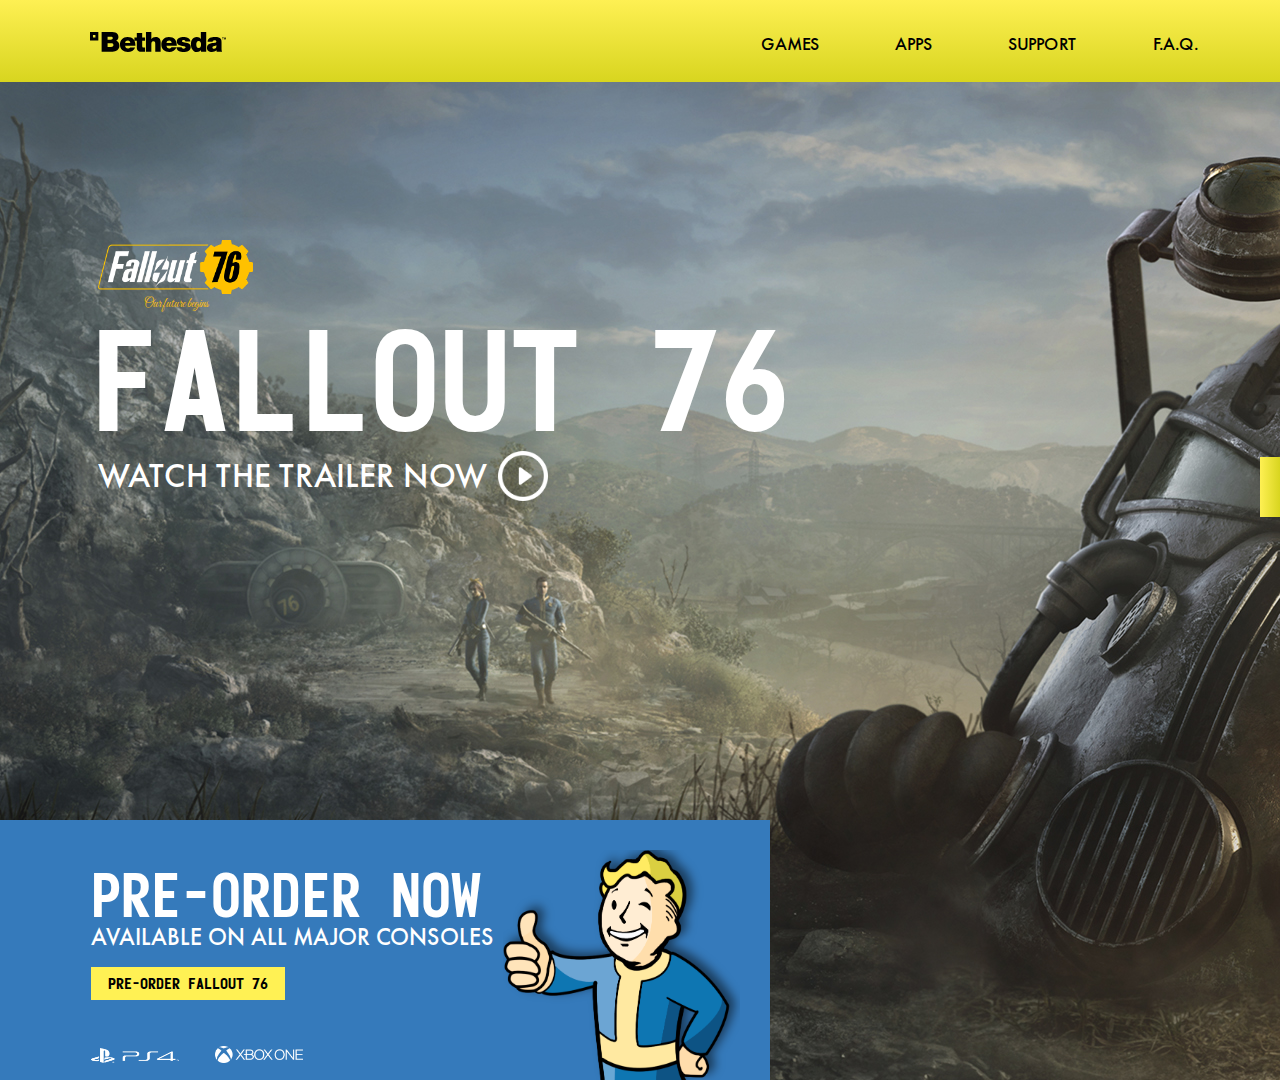
<file: Fallout 76 landing/index.html>
<!DOCTYPE html>
<html lang="en">
<head>
	<meta charset="UTF-8">
	<title>Fallout 76. PREORDER NOW!</title>
	<link rel="stylesheet" href="css/style.css" type="text/css">
	<link rel="stylesheet" href="https://use.fontawesome.com/releases/v5.2.0/css/all.css" integrity="sha384-hWVjflwFxL6sNzntih27bfxkr27PmbbK/iSvJ+a4+0owXq79v+lsFkW54bOGbiDQ" crossorigin="anonymous">
	<link href="https://fonts.googleapis.com/css?family=Great+Vibes" rel="stylesheet">
	<link rel="stylesheet" href="js/jquery-ui-1.12.1/jquery-ui.min.css" type="text/css">
</head>
<body>
	<header>
		<img src="img/logo.svg" alt="Bethesda inc.">
		<nav>
			<div><a href="#">games</a></div>
			<div><a href="#">apps</a></div>
			<div><a href="#">support</a></div>
			<div><a href="#">f.a.q.</a></div>
		</nav>
	</header>
	<div class="logoBIG">
		<img src="img/logoBIG.png" alt="Fallout 76">
		<div class="imgtext">Our future begins</div>
		<div class="bigtext">Fallout 76</div>
		<div class="playline">
			<div class="smalltext">Watch the trailer now </div>
			<a href="https://youtu.be/-ye84Zrqndo" class="youtube" target="_blank"><img alt="play" src="img/icon.png"></a>
		</div>
	</div>	
	<div class="socialpanel">
		<a href="#"><i class="fab fa-instagram"></i></a>
		<a href="#"><i class="fab fa-twitter"></i></a>
		<a href="#"><i class="fab fa-youtube"></i></a>
	</div>
	<div class="preorderbox">
		<div class="leftside">
				<div class="preorderbox_text_1">pre-order now</div>
				<div class="preorderbox_text_2">available on all major consoles</div>
				<a class="orderbutton" href="#">Pre-order fallout 76</a>
				<div>
					<img class="ps4logo" src="img/ps4logo.png" alt="ps4">
					<img class="xbox1logo" src="img/xbox-one%20_logo.png" alt="xboxone">
				</div>
		</div>
		<img class="vaultboy" src="img/Vault-_-Boy_.png" alt="pipboy">
	</div>
	<!--SCRIPTS-->
	<script src="js/jquery-3.3.1.min.js"></script>
	<script src="js/jquery-ui-1.12.1/jquery-ui.min.js"></script>
	<script src="js/jquery.youtubepopup.min.js"></script>
	<script src="js/scripts.js"></script>
</body>
</html>
</file>
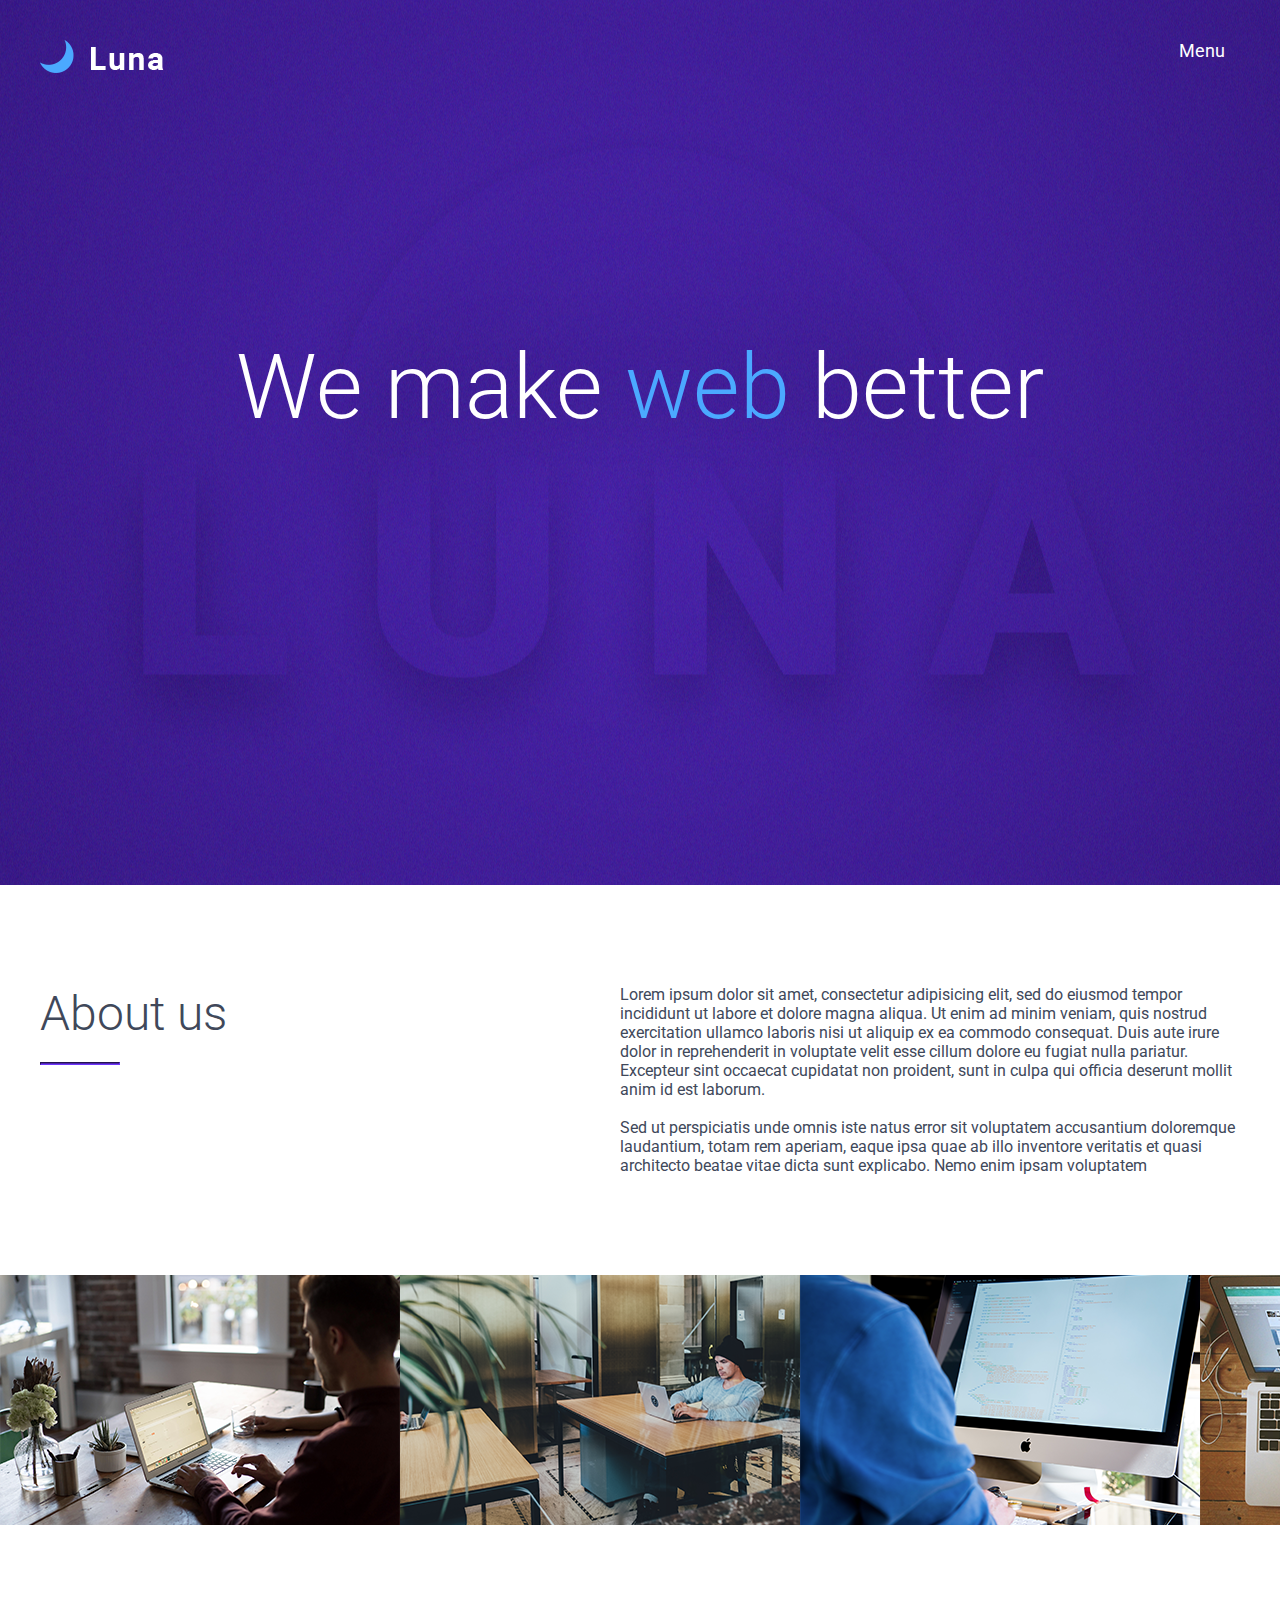
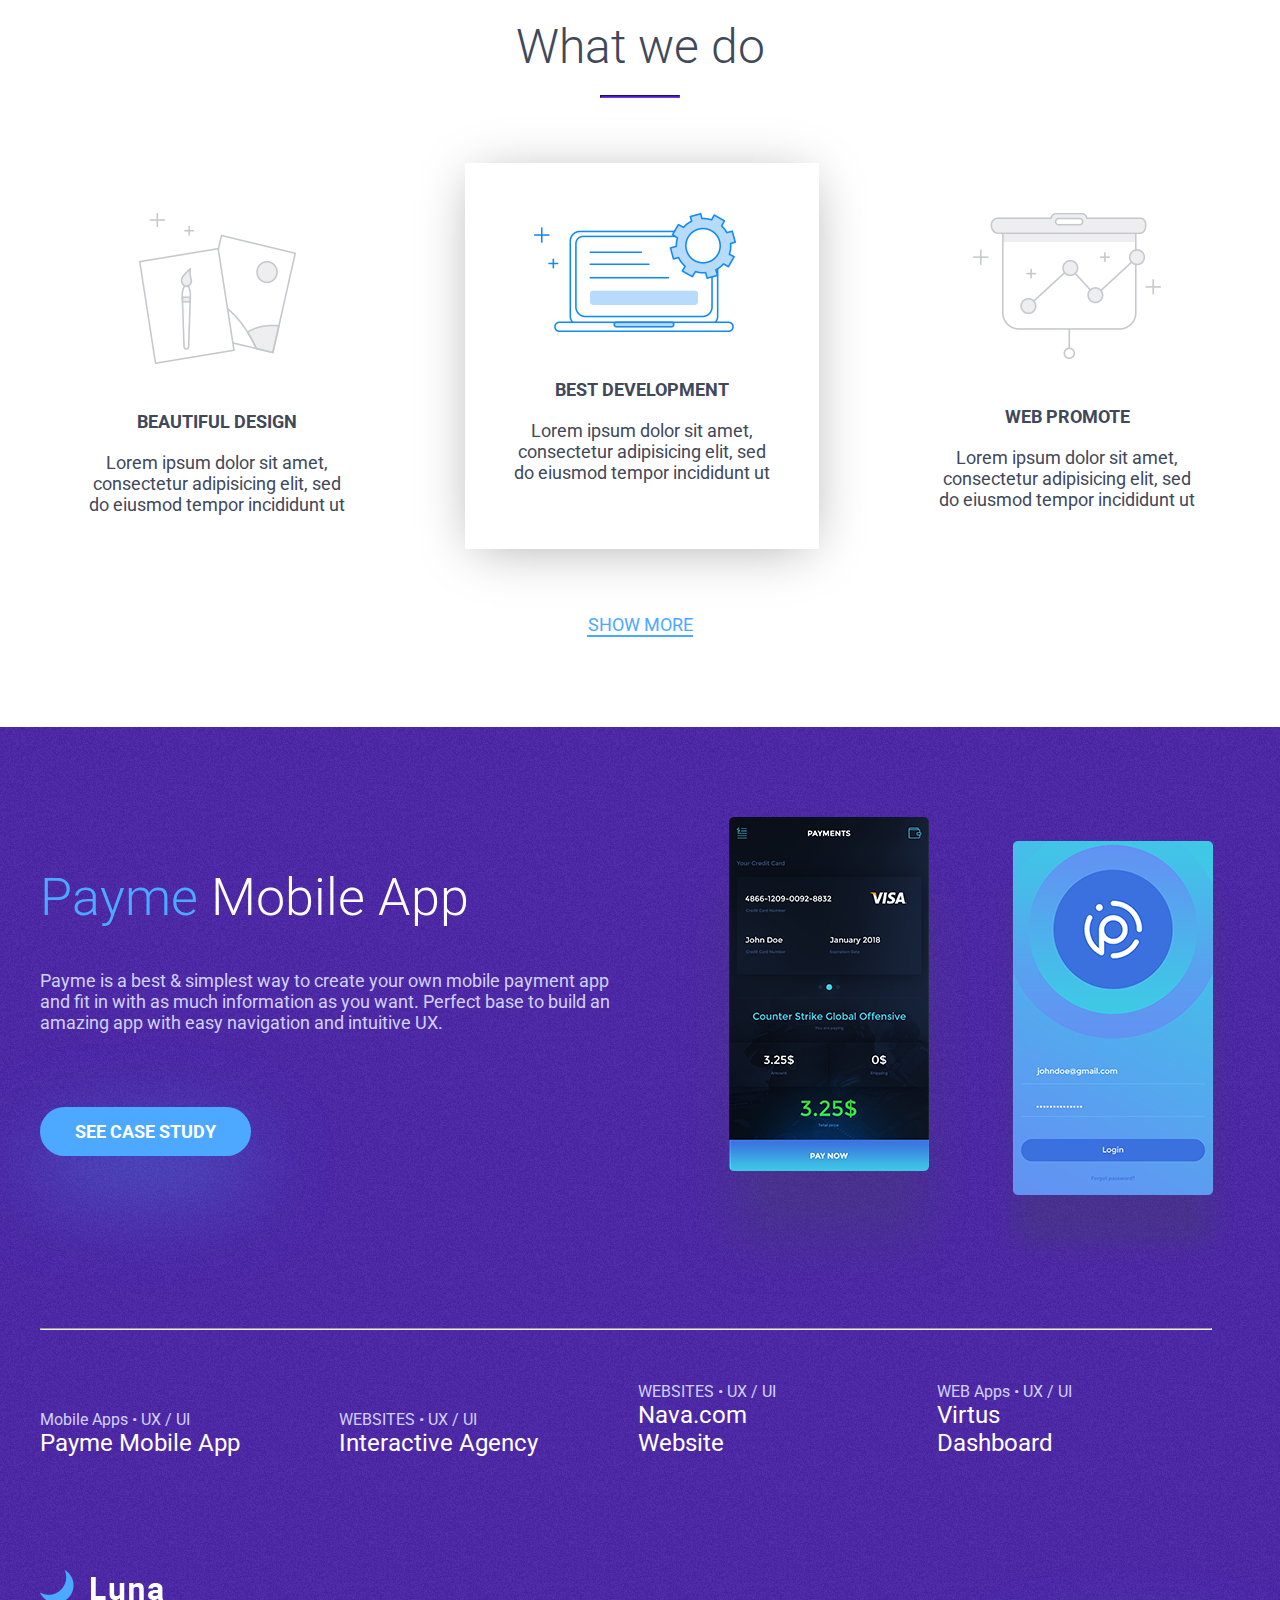
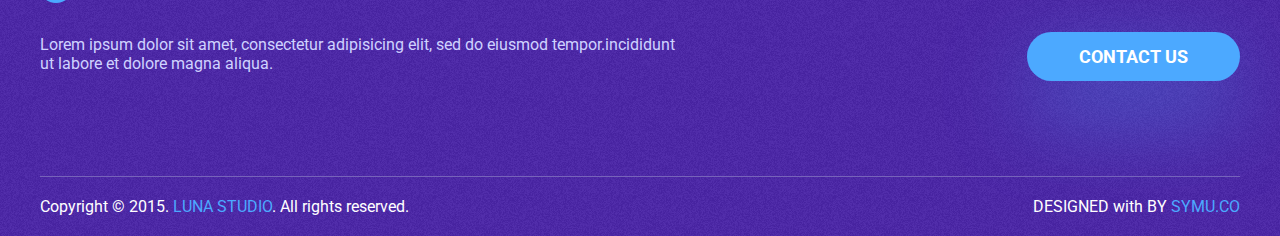
<file: Luna web/index.html>
<!DOCTYPE html>
<html lang="en">
<head>
	<meta charset="UTF-8">
	<title>LUNA Design</title>
	<link rel="stylesheet" href="css/style.css" type="text/css">
	<link href="https://fonts.googleapis.com/css?family=Roboto:300,400,500,700" rel="stylesheet">
	<link rel="stylesheet" href="https://use.fontawesome.com/releases/v5.2.0/css/all.css" integrity="sha384-hWVjflwFxL6sNzntih27bfxkr27PmbbK/iSvJ+a4+0owXq79v+lsFkW54bOGbiDQ" crossorigin="anonymous">
</head>
<body>
	<div class="purpBlock top"> <!--Header block-->
		<div class="container">
			<header><img src="img/logos/logoH.png" alt="Luna"><a href="#"><span>Menu</span> <i class="fas fa-bars"></i></a></header>
			<h1>We make <span>web</span> better</h1>
			<a href="#anchor-1" class="scrolldownB"><div><i class="fas fa-chevron-down a"></i><i class="fas fa-chevron-down b"></i><i class="fas fa-chevron-down c"></i></div></a>
		</div>
	</div>
	<div id="anchor-1" class="whiteBlock mid"> <!--Middle block-->
		<div class="container">
			<div class="aboutus">
				<h2>About us</h2>
				<hr class="purpUnderHr">
			</div>
			<p>Lorem ipsum dolor sit amet, consectetur adipisicing elit, sed do eiusmod tempor incididunt ut labore et dolore magna aliqua. Ut enim ad minim veniam, quis nostrud exercitation ullamco laboris nisi ut aliquip ex ea commodo consequat. Duis aute irure dolor in reprehenderit in voluptate velit esse cillum dolore eu fugiat nulla pariatur. Excepteur sint occaecat cupidatat non proident, sunt in culpa qui officia deserunt mollit anim id est laborum.<br><br>Sed ut perspiciatis unde omnis iste natus error sit voluptatem accusantium doloremque laudantium, totam rem aperiam, eaque ipsa quae ab illo inventore veritatis et quasi architecto beatae vitae dicta sunt explicabo. Nemo enim ipsam voluptatem </p>
		</div>
		<div class="imgMidLine">
			<img src="img/pics/about/Warstwa%203.png" alt="About us">
			<img src="img/pics/about/Warstwa%204.png" alt="About us">
			<img src="img/pics/about/Warstwa%205.png" alt="About us">
			<img src="img/pics/about/Warstwa%206.png" alt="About us">
		</div>		
		<div class="container whatWeDo">
			<h2>What we do</h2>
			<hr class="purpUnderHr">
			<div class="whatWeDoTripleBlocks">
				<div>
					<img src="img/pics/wwd/1.png" alt="What we do">
					<span>beautiful DESIGN</span>
					<p class="fir">Lorem ipsum dolor sit amet, consectetur adipisicing elit, sed do eiusmod tempor incididunt ut</p>
				</div>
				<div class="hovered">
					<img class="hoveredimg" src="img/pics/wwd/2.png" alt="What we do">
					<span>BEST DEVELOPMENT</span>
					<p class="sec">Lorem ipsum dolor sit amet, consectetur adipisicing elit, sed do eiusmod tempor incididunt ut</p>
				</div>
				<div>
					<img src="img/pics/wwd/3.png" alt="What we do">
					<span>WEB PROMOTE</span>
					<p class="thi">Lorem ipsum dolor sit amet, consectetur adipisicing elit, sed do eiusmod tempor incididunt ut</p>
				</div>
			</div>
			<a href="#">Show more</a>
		</div>
	</div>
	<div class="purpBlock mobApp"> <!--Mobile app block-->
		<div class="container">
			<div class="leftSide">
				<h2><span>Payme</span> Mobile App</h2>
				<p>Payme is a best & simplest way to create your own mobile payment app and fit in with as much information as you want. Perfect base to build an amazing app with easy navigation and intuitive UX.</p>
				<a class="mainbutton" href="#">See case study</a>
			</div>
			<div class="rightSide">
				<img src="img/pics/payme/1.png" alt="Payme app">
				<img src="img/pics/payme/2.png" alt="Payme app">
			</div>
			<div class="twoStringMenu">
				<hr>
				<div>
					<span class="firstString">Mobile Apps &#8226; UX / UI</span>
					<span class="secondString">Payme Mobile App</span>
				</div>
				<div>
					<span class="firstString">WEBSITES &#8226; UX / UI</span>
					<span class="secondString">Interactive Agency</span>
				</div>
				<div>
					<span class="firstString">WEBSITES &#8226; UX / UI</span>
					<span class="secondString">Nava.com Website</span>
				</div>
				<div>
					<span class="firstString">WEB Apps &#8226; UX / UI</span>
					<span class="secondString">Virtus<br> Dashboard</span>
				</div>
			</div>	
		</div>
	</div>
	<div class="whiteBlock"> <!--carousel block-->
			<div class="tweets"></div>
	</div>
	<div class="purpBlock foot"> <!--Footer block-->
		<div class="container">
			<div class="logoStuff">
				<img src="img/logos/logoH.png" alt="Luna">
				<p class="underLogoT">Lorem ipsum dolor sit amet, consectetur adipisicing elit, sed do eiusmod tempor.incididunt ut labore et dolore magna aliqua. </p>
			</div>
			<a class="mainbutton" href="#">contact us</a>
		</div>	
	</div>
	<footer>
		<div class="purpBlock">
			<div class="container">	
					<p class="pone">Copyright © 2015. <a href="#">LUNA STUDIO</a>. All rights reserved.</p>
				<p class="ptwo">DESIGNED with <i class="fas fa-heart"></i> BY <a href="#">SYMU.CO</a></p>
			</div>
		</div>	
	</footer>
</body>
</html>
</file>
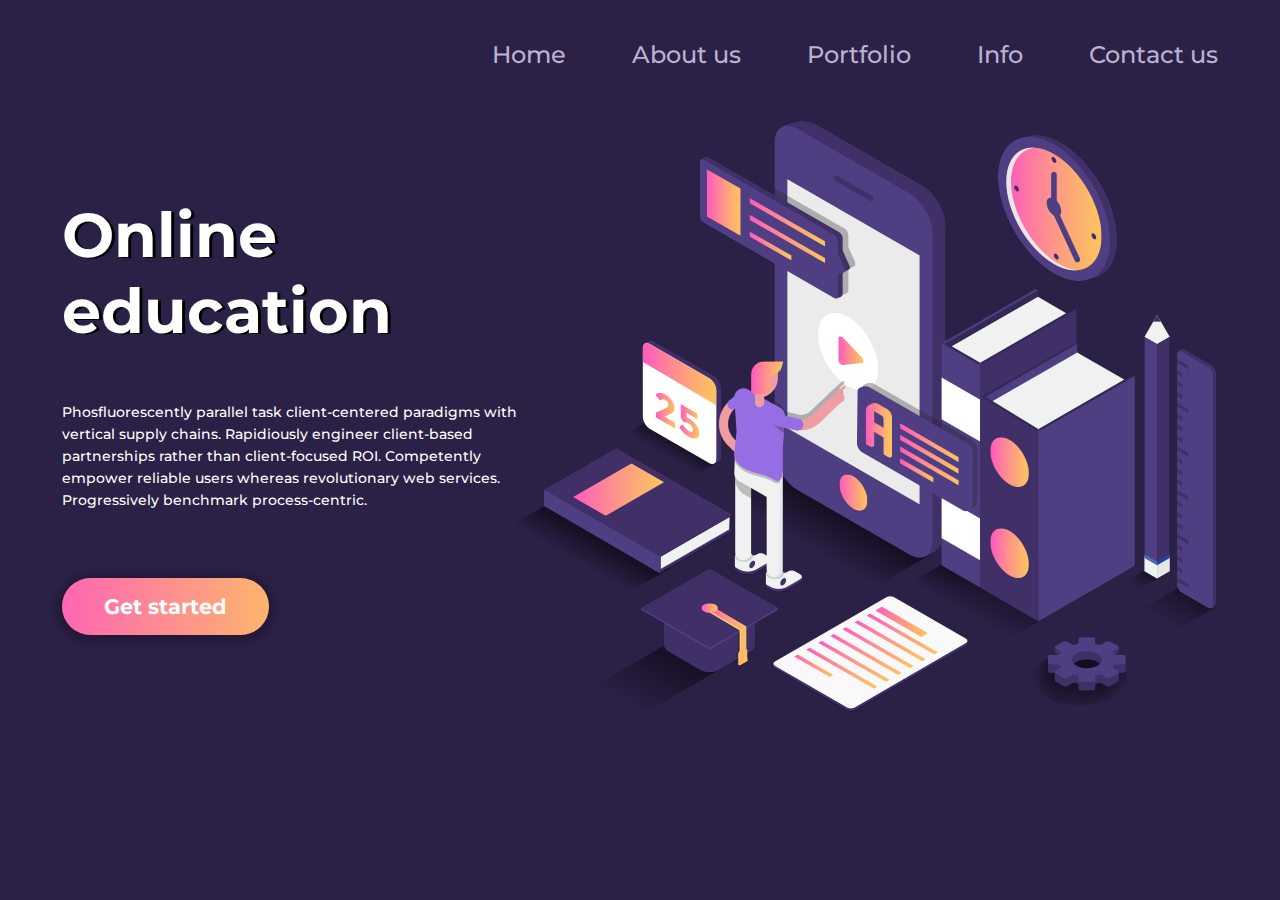
<file: Online Education/index.html>
<!DOCTYPE html>
<html lang="en">
<head>
	<meta charset="UTF-8">
	<title>Online Education</title>
	<link href="css/style.css" type="text/css" rel="stylesheet">
	<link rel="stylesheet" href="https://use.fontawesome.com/releases/v5.2.0/css/all.css" integrity="sha384-hWVjflwFxL6sNzntih27bfxkr27PmbbK/iSvJ+a4+0owXq79v+lsFkW54bOGbiDQ" crossorigin="anonymous">
	<link href="https://fonts.googleapis.com/css?family=Montserrat:500,700" rel="stylesheet">
</head>
<body>
	<header>
		<a href="#" class="burgerMenuIcon"><i class="fas fa-bars"></i></a>
		<nav>
			<a href="#" class="menuItem">Home</a>
			<a href="#" class="menuItem">About us</a>
			<a href="#" class="menuItem">Portfolio</a>
			<a href="#" class="menuItem">Info</a>
			<a href="#" class="menuItem">Contact us</a>
		</nav>
	</header>
	<div class="middleLeftBlock">
		<h1>Online<br>education</h1>
		<p>Phosfluorescently parallel task client-centered paradigms with vertical supply chains. Rapidiously engineer client-based partnerships rather than client-focused ROI. Competently empower reliable users whereas revolutionary web services. Progressively benchmark process-centric.</p>
		<a href="#">Get started</a>
	</div>
	<img src="img/mainpic.png" alt="Online education" class="mainPic">
</body>
</html>
</file>
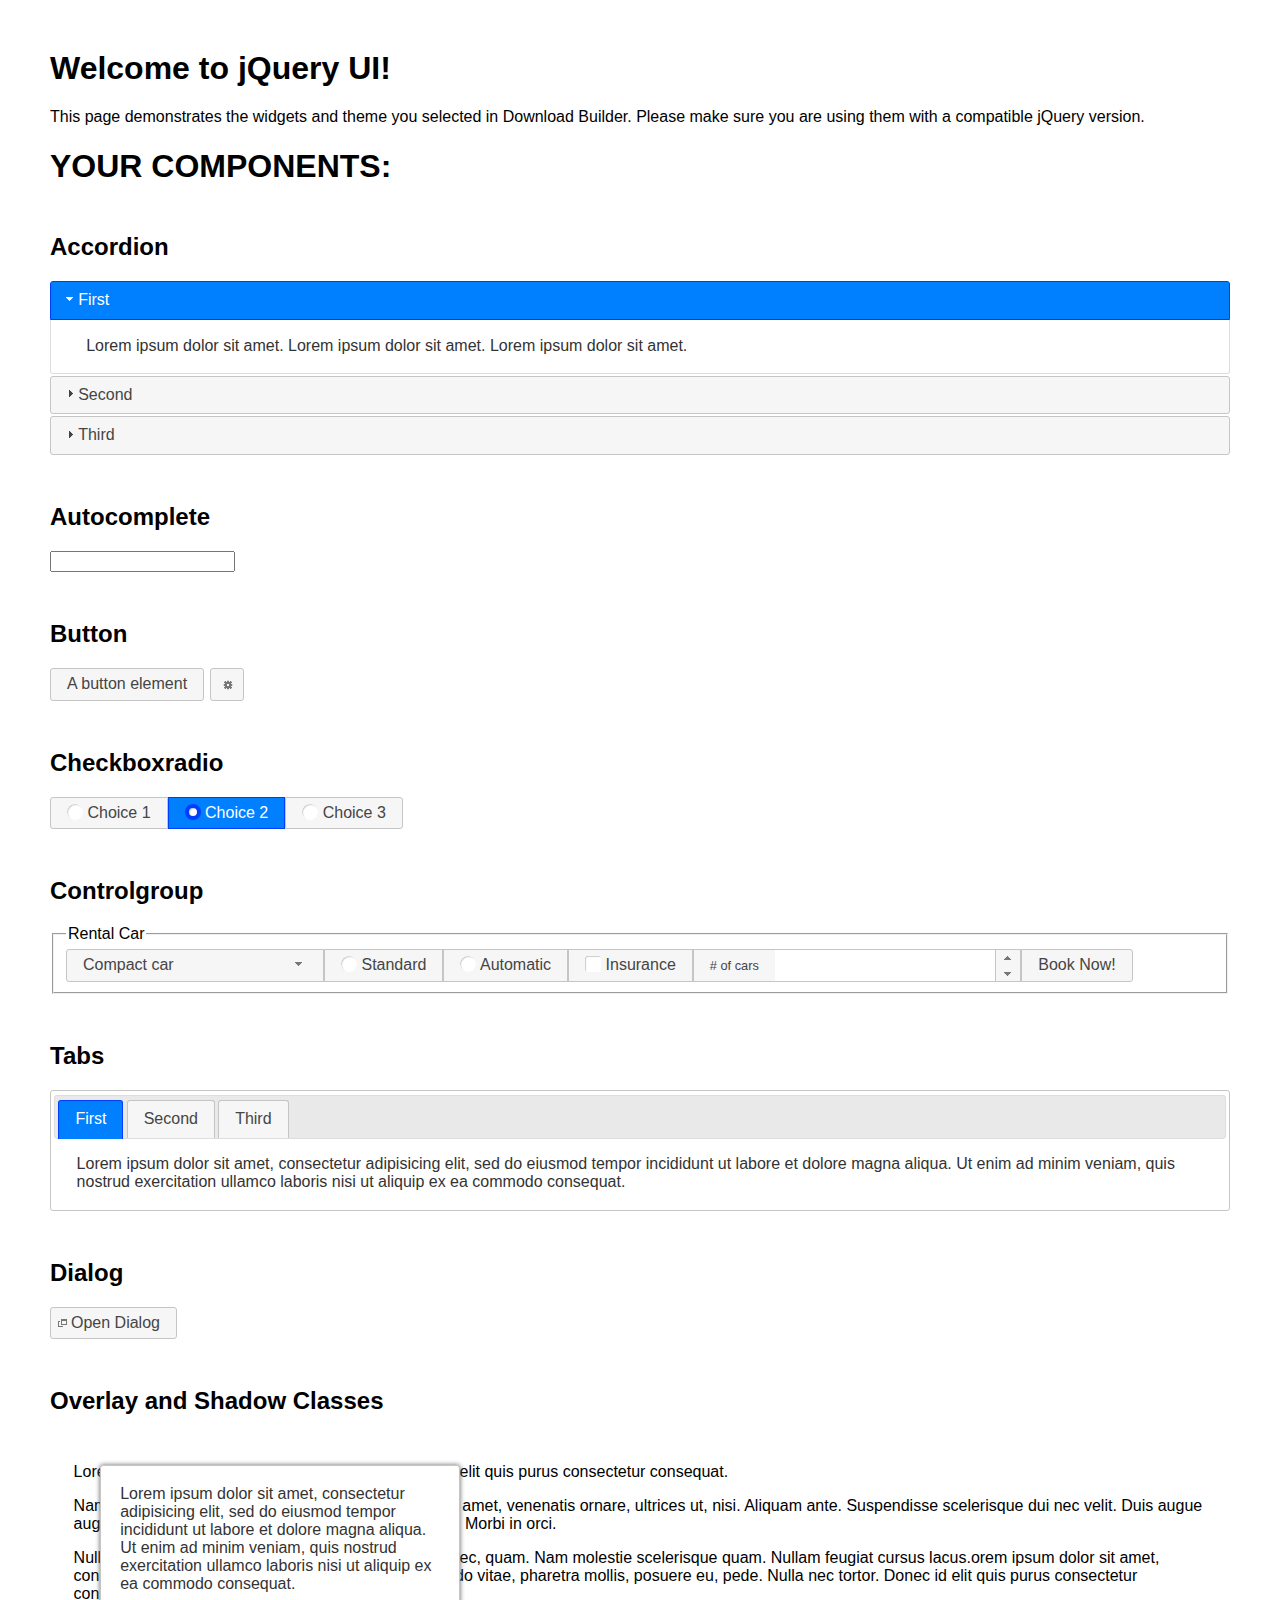
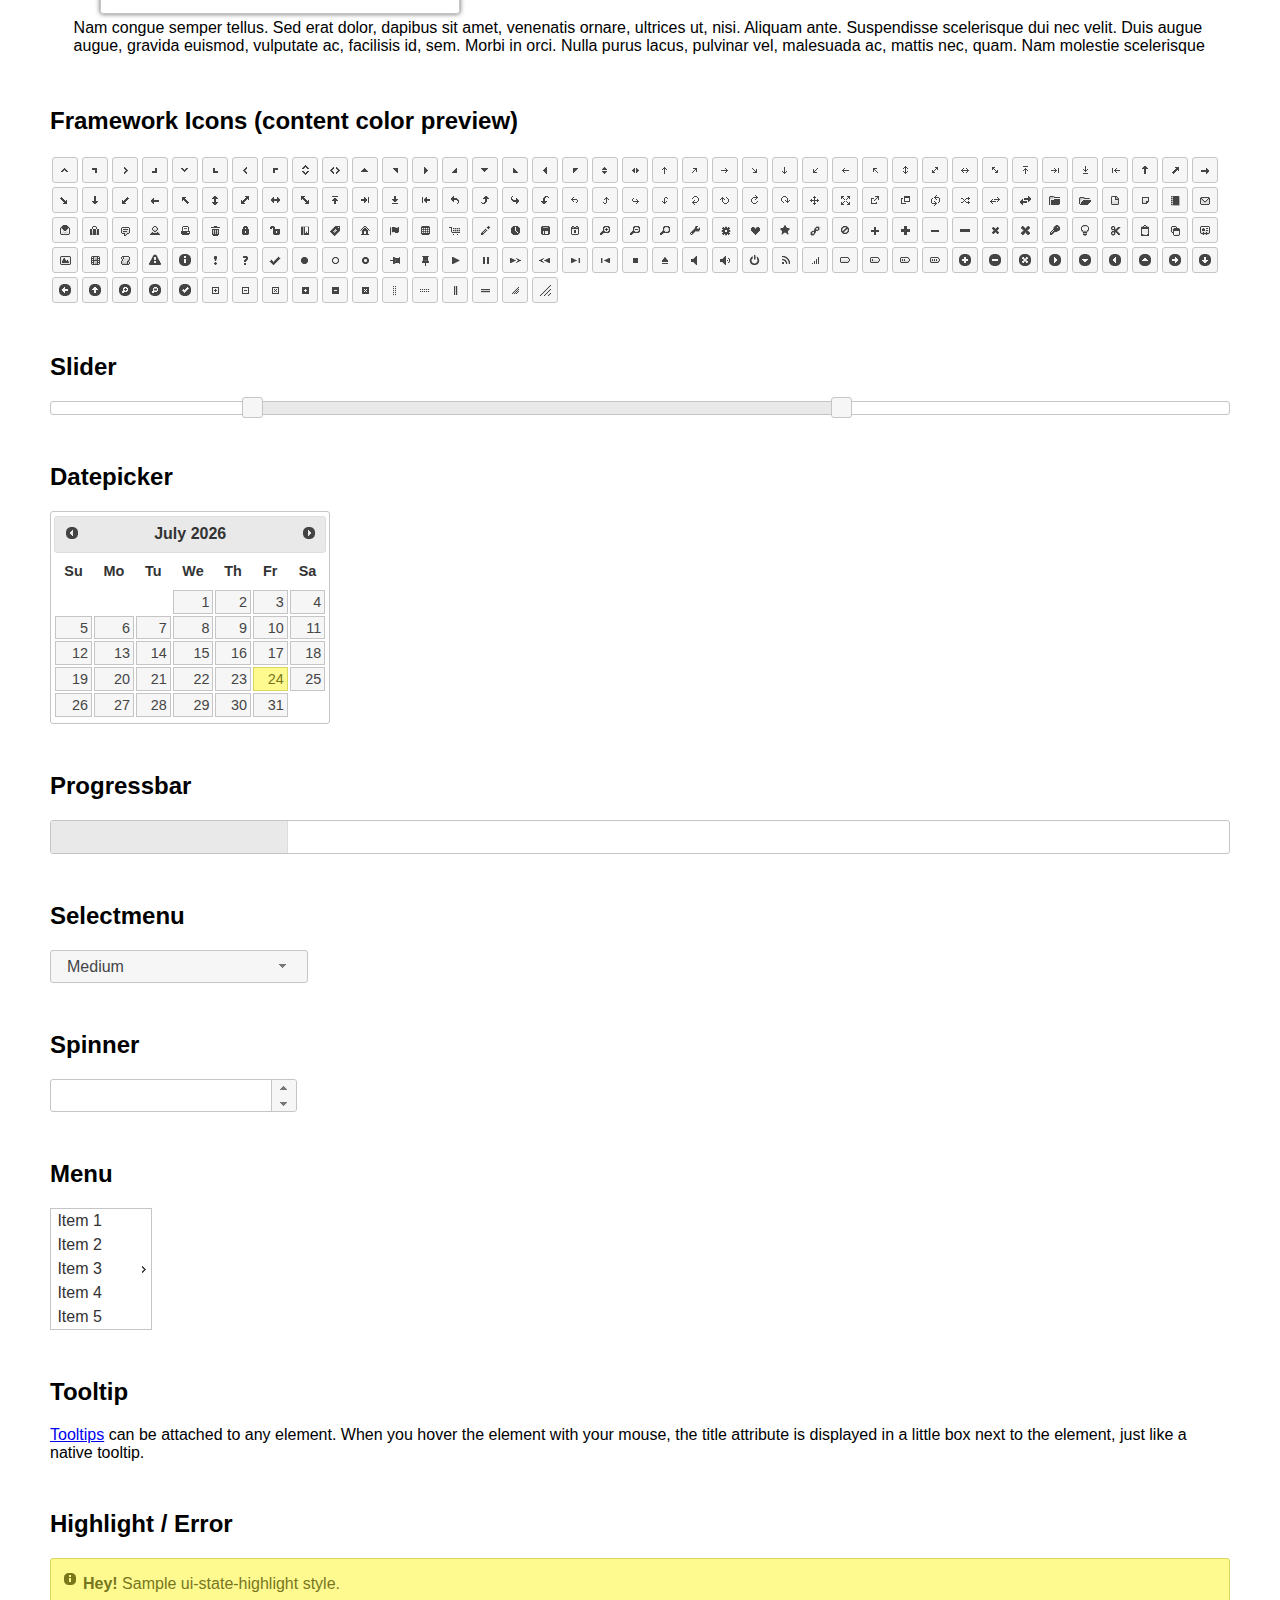
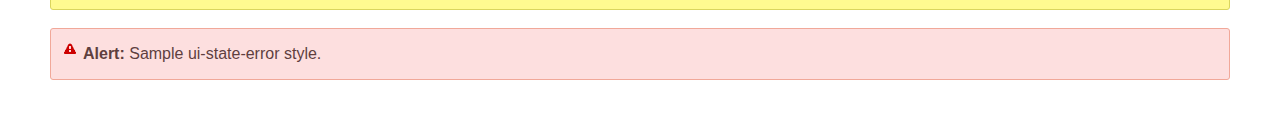
<file: Fallout 76 landing/js/jquery-ui-1.12.1/index.html>
<!doctype html>
<html lang="us">
<head>
	<meta charset="utf-8">
	<title>jQuery UI Example Page</title>
	<link href="jquery-ui.css" rel="stylesheet">
	<style>
	body{
		font-family: "Trebuchet MS", sans-serif;
		margin: 50px;
	}
	.demoHeaders {
		margin-top: 2em;
	}
	#dialog-link {
		padding: .4em 1em .4em 20px;
		text-decoration: none;
		position: relative;
	}
	#dialog-link span.ui-icon {
		margin: 0 5px 0 0;
		position: absolute;
		left: .2em;
		top: 50%;
		margin-top: -8px;
	}
	#icons {
		margin: 0;
		padding: 0;
	}
	#icons li {
		margin: 2px;
		position: relative;
		padding: 4px 0;
		cursor: pointer;
		float: left;
		list-style: none;
	}
	#icons span.ui-icon {
		float: left;
		margin: 0 4px;
	}
	.fakewindowcontain .ui-widget-overlay {
		position: absolute;
	}
	select {
		width: 200px;
	}
	</style>
</head>
<body>

<h1>Welcome to jQuery UI!</h1>

<div class="ui-widget">
	<p>This page demonstrates the widgets and theme you selected in Download Builder. Please make sure you are using them with a compatible jQuery version.</p>
</div>

<h1>YOUR COMPONENTS:</h1>


<!-- Accordion -->
<h2 class="demoHeaders">Accordion</h2>
<div id="accordion">
	<h3>First</h3>
	<div>Lorem ipsum dolor sit amet. Lorem ipsum dolor sit amet. Lorem ipsum dolor sit amet.</div>
	<h3>Second</h3>
	<div>Phasellus mattis tincidunt nibh.</div>
	<h3>Third</h3>
	<div>Nam dui erat, auctor a, dignissim quis.</div>
</div>



<!-- Autocomplete -->
<h2 class="demoHeaders">Autocomplete</h2>
<div>
	<input id="autocomplete" title="type &quot;a&quot;">
</div>



<!-- Button -->
<h2 class="demoHeaders">Button</h2>
<button id="button">A button element</button>
<button id="button-icon">An icon-only button</button>



<!-- Checkboxradio -->
<h2 class="demoHeaders">Checkboxradio</h2>
<form style="margin-top: 1em;">
	<div id="radioset">
		<input type="radio" id="radio1" name="radio"><label for="radio1">Choice 1</label>
		<input type="radio" id="radio2" name="radio" checked="checked"><label for="radio2">Choice 2</label>
		<input type="radio" id="radio3" name="radio"><label for="radio3">Choice 3</label>
	</div>
</form>



<!-- Controlgroup -->
<h2 class="demoHeaders">Controlgroup</h2>
<fieldset>
	<legend>Rental Car</legend>
	<div id="controlgroup">
		<select id="car-type">
			<option>Compact car</option>
			<option>Midsize car</option>
			<option>Full size car</option>
			<option>SUV</option>
			<option>Luxury</option>
			<option>Truck</option>
			<option>Van</option>
		</select>
		<label for="transmission-standard">Standard</label>
		<input type="radio" name="transmission" id="transmission-standard">
		<label for="transmission-automatic">Automatic</label>
		<input type="radio" name="transmission" id="transmission-automatic">
		<label for="insurance">Insurance</label>
		<input type="checkbox" name="insurance" id="insurance">
		<label for="horizontal-spinner" class="ui-controlgroup-label"># of cars</label>
		<input id="horizontal-spinner" class="ui-spinner-input">
		<button>Book Now!</button>
	</div>
</fieldset>



<!-- Tabs -->
<h2 class="demoHeaders">Tabs</h2>
<div id="tabs">
	<ul>
		<li><a href="#tabs-1">First</a></li>
		<li><a href="#tabs-2">Second</a></li>
		<li><a href="#tabs-3">Third</a></li>
	</ul>
	<div id="tabs-1">Lorem ipsum dolor sit amet, consectetur adipisicing elit, sed do eiusmod tempor incididunt ut labore et dolore magna aliqua. Ut enim ad minim veniam, quis nostrud exercitation ullamco laboris nisi ut aliquip ex ea commodo consequat.</div>
	<div id="tabs-2">Phasellus mattis tincidunt nibh. Cras orci urna, blandit id, pretium vel, aliquet ornare, felis. Maecenas scelerisque sem non nisl. Fusce sed lorem in enim dictum bibendum.</div>
	<div id="tabs-3">Nam dui erat, auctor a, dignissim quis, sollicitudin eu, felis. Pellentesque nisi urna, interdum eget, sagittis et, consequat vestibulum, lacus. Mauris porttitor ullamcorper augue.</div>
</div>



<h2 class="demoHeaders">Dialog</h2>
<p>
	<button id="dialog-link" class="ui-button ui-corner-all ui-widget">
		<span class="ui-icon ui-icon-newwin"></span>Open Dialog
	</button>
</p>

<h2 class="demoHeaders">Overlay and Shadow Classes</h2>
<div style="position: relative; width: 96%; height: 200px; padding:1% 2%; overflow:hidden;" class="fakewindowcontain">
	<p>Lorem ipsum dolor sit amet,  Nulla nec tortor. Donec id elit quis purus consectetur consequat. </p><p>Nam congue semper tellus. Sed erat dolor, dapibus sit amet, venenatis ornare, ultrices ut, nisi. Aliquam ante. Suspendisse scelerisque dui nec velit. Duis augue augue, gravida euismod, vulputate ac, facilisis id, sem. Morbi in orci. </p><p>Nulla purus lacus, pulvinar vel, malesuada ac, mattis nec, quam. Nam molestie scelerisque quam. Nullam feugiat cursus lacus.orem ipsum dolor sit amet, consectetur adipiscing elit. Donec libero risus, commodo vitae, pharetra mollis, posuere eu, pede. Nulla nec tortor. Donec id elit quis purus consectetur consequat. </p><p>Nam congue semper tellus. Sed erat dolor, dapibus sit amet, venenatis ornare, ultrices ut, nisi. Aliquam ante. Suspendisse scelerisque dui nec velit. Duis augue augue, gravida euismod, vulputate ac, facilisis id, sem. Morbi in orci. Nulla purus lacus, pulvinar vel, malesuada ac, mattis nec, quam. Nam molestie scelerisque quam. </p><p>Nullam feugiat cursus lacus.orem ipsum dolor sit amet, consectetur adipiscing elit. Donec libero risus, commodo vitae, pharetra mollis, posuere eu, pede. Nulla nec tortor. Donec id elit quis purus consectetur consequat. Nam congue semper tellus. Sed erat dolor, dapibus sit amet, venenatis ornare, ultrices ut, nisi. Aliquam ante. </p><p>Suspendisse scelerisque dui nec velit. Duis augue augue, gravida euismod, vulputate ac, facilisis id, sem. Morbi in orci. Nulla purus lacus, pulvinar vel, malesuada ac, mattis nec, quam. Nam molestie scelerisque quam. Nullam feugiat cursus lacus.orem ipsum dolor sit amet, consectetur adipiscing elit. Donec libero risus, commodo vitae, pharetra mollis, posuere eu, pede. Nulla nec tortor. Donec id elit quis purus consectetur consequat. Nam congue semper tellus. Sed erat dolor, dapibus sit amet, venenatis ornare, ultrices ut, nisi. </p>

	<!-- ui-dialog -->
	<div class="ui-widget-overlay ui-front"></div>
	<div style="position: absolute; width: 320px; left: 50px; top: 30px; padding: 1.2em" class="ui-widget ui-front ui-widget-content ui-corner-all ui-widget-shadow">
		Lorem ipsum dolor sit amet, consectetur adipisicing elit, sed do eiusmod tempor incididunt ut labore et dolore magna aliqua. Ut enim ad minim veniam, quis nostrud exercitation ullamco laboris nisi ut aliquip ex ea commodo consequat.
	</div>

</div>

<!-- ui-dialog -->
<div id="dialog" title="Dialog Title">
	<p>Lorem ipsum dolor sit amet, consectetur adipisicing elit, sed do eiusmod tempor incididunt ut labore et dolore magna aliqua. Ut enim ad minim veniam, quis nostrud exercitation ullamco laboris nisi ut aliquip ex ea commodo consequat.</p>
</div>



<h2 class="demoHeaders">Framework Icons (content color preview)</h2>
<ul id="icons" class="ui-widget ui-helper-clearfix">
	<li class="ui-state-default ui-corner-all" title=".ui-icon-caret-1-n"><span class="ui-icon ui-icon-caret-1-n"></span></li>
	<li class="ui-state-default ui-corner-all" title=".ui-icon-caret-1-ne"><span class="ui-icon ui-icon-caret-1-ne"></span></li>
	<li class="ui-state-default ui-corner-all" title=".ui-icon-caret-1-e"><span class="ui-icon ui-icon-caret-1-e"></span></li>
	<li class="ui-state-default ui-corner-all" title=".ui-icon-caret-1-se"><span class="ui-icon ui-icon-caret-1-se"></span></li>
	<li class="ui-state-default ui-corner-all" title=".ui-icon-caret-1-s"><span class="ui-icon ui-icon-caret-1-s"></span></li>
	<li class="ui-state-default ui-corner-all" title=".ui-icon-caret-1-sw"><span class="ui-icon ui-icon-caret-1-sw"></span></li>
	<li class="ui-state-default ui-corner-all" title=".ui-icon-caret-1-w"><span class="ui-icon ui-icon-caret-1-w"></span></li>
	<li class="ui-state-default ui-corner-all" title=".ui-icon-caret-1-nw"><span class="ui-icon ui-icon-caret-1-nw"></span></li>
	<li class="ui-state-default ui-corner-all" title=".ui-icon-caret-2-n-s"><span class="ui-icon ui-icon-caret-2-n-s"></span></li>
	<li class="ui-state-default ui-corner-all" title=".ui-icon-caret-2-e-w"><span class="ui-icon ui-icon-caret-2-e-w"></span></li>
	<li class="ui-state-default ui-corner-all" title=".ui-icon-triangle-1-n"><span class="ui-icon ui-icon-triangle-1-n"></span></li>
	<li class="ui-state-default ui-corner-all" title=".ui-icon-triangle-1-ne"><span class="ui-icon ui-icon-triangle-1-ne"></span></li>
	<li class="ui-state-default ui-corner-all" title=".ui-icon-triangle-1-e"><span class="ui-icon ui-icon-triangle-1-e"></span></li>
	<li class="ui-state-default ui-corner-all" title=".ui-icon-triangle-1-se"><span class="ui-icon ui-icon-triangle-1-se"></span></li>
	<li class="ui-state-default ui-corner-all" title=".ui-icon-triangle-1-s"><span class="ui-icon ui-icon-triangle-1-s"></span></li>
	<li class="ui-state-default ui-corner-all" title=".ui-icon-triangle-1-sw"><span class="ui-icon ui-icon-triangle-1-sw"></span></li>
	<li class="ui-state-default ui-corner-all" title=".ui-icon-triangle-1-w"><span class="ui-icon ui-icon-triangle-1-w"></span></li>
	<li class="ui-state-default ui-corner-all" title=".ui-icon-triangle-1-nw"><span class="ui-icon ui-icon-triangle-1-nw"></span></li>
	<li class="ui-state-default ui-corner-all" title=".ui-icon-triangle-2-n-s"><span class="ui-icon ui-icon-triangle-2-n-s"></span></li>
	<li class="ui-state-default ui-corner-all" title=".ui-icon-triangle-2-e-w"><span class="ui-icon ui-icon-triangle-2-e-w"></span></li>
	<li class="ui-state-default ui-corner-all" title=".ui-icon-arrow-1-n"><span class="ui-icon ui-icon-arrow-1-n"></span></li>
	<li class="ui-state-default ui-corner-all" title=".ui-icon-arrow-1-ne"><span class="ui-icon ui-icon-arrow-1-ne"></span></li>
	<li class="ui-state-default ui-corner-all" title=".ui-icon-arrow-1-e"><span class="ui-icon ui-icon-arrow-1-e"></span></li>
	<li class="ui-state-default ui-corner-all" title=".ui-icon-arrow-1-se"><span class="ui-icon ui-icon-arrow-1-se"></span></li>
	<li class="ui-state-default ui-corner-all" title=".ui-icon-arrow-1-s"><span class="ui-icon ui-icon-arrow-1-s"></span></li>
	<li class="ui-state-default ui-corner-all" title=".ui-icon-arrow-1-sw"><span class="ui-icon ui-icon-arrow-1-sw"></span></li>
	<li class="ui-state-default ui-corner-all" title=".ui-icon-arrow-1-w"><span class="ui-icon ui-icon-arrow-1-w"></span></li>
	<li class="ui-state-default ui-corner-all" title=".ui-icon-arrow-1-nw"><span class="ui-icon ui-icon-arrow-1-nw"></span></li>
	<li class="ui-state-default ui-corner-all" title=".ui-icon-arrow-2-n-s"><span class="ui-icon ui-icon-arrow-2-n-s"></span></li>
	<li class="ui-state-default ui-corner-all" title=".ui-icon-arrow-2-ne-sw"><span class="ui-icon ui-icon-arrow-2-ne-sw"></span></li>
	<li class="ui-state-default ui-corner-all" title=".ui-icon-arrow-2-e-w"><span class="ui-icon ui-icon-arrow-2-e-w"></span></li>
	<li class="ui-state-default ui-corner-all" title=".ui-icon-arrow-2-se-nw"><span class="ui-icon ui-icon-arrow-2-se-nw"></span></li>
	<li class="ui-state-default ui-corner-all" title=".ui-icon-arrowstop-1-n"><span class="ui-icon ui-icon-arrowstop-1-n"></span></li>
	<li class="ui-state-default ui-corner-all" title=".ui-icon-arrowstop-1-e"><span class="ui-icon ui-icon-arrowstop-1-e"></span></li>
	<li class="ui-state-default ui-corner-all" title=".ui-icon-arrowstop-1-s"><span class="ui-icon ui-icon-arrowstop-1-s"></span></li>
	<li class="ui-state-default ui-corner-all" title=".ui-icon-arrowstop-1-w"><span class="ui-icon ui-icon-arrowstop-1-w"></span></li>
	<li class="ui-state-default ui-corner-all" title=".ui-icon-arrowthick-1-n"><span class="ui-icon ui-icon-arrowthick-1-n"></span></li>
	<li class="ui-state-default ui-corner-all" title=".ui-icon-arrowthick-1-ne"><span class="ui-icon ui-icon-arrowthick-1-ne"></span></li>
	<li class="ui-state-default ui-corner-all" title=".ui-icon-arrowthick-1-e"><span class="ui-icon ui-icon-arrowthick-1-e"></span></li>
	<li class="ui-state-default ui-corner-all" title=".ui-icon-arrowthick-1-se"><span class="ui-icon ui-icon-arrowthick-1-se"></span></li>
	<li class="ui-state-default ui-corner-all" title=".ui-icon-arrowthick-1-s"><span class="ui-icon ui-icon-arrowthick-1-s"></span></li>
	<li class="ui-state-default ui-corner-all" title=".ui-icon-arrowthick-1-sw"><span class="ui-icon ui-icon-arrowthick-1-sw"></span></li>
	<li class="ui-state-default ui-corner-all" title=".ui-icon-arrowthick-1-w"><span class="ui-icon ui-icon-arrowthick-1-w"></span></li>
	<li class="ui-state-default ui-corner-all" title=".ui-icon-arrowthick-1-nw"><span class="ui-icon ui-icon-arrowthick-1-nw"></span></li>
	<li class="ui-state-default ui-corner-all" title=".ui-icon-arrowthick-2-n-s"><span class="ui-icon ui-icon-arrowthick-2-n-s"></span></li>
	<li class="ui-state-default ui-corner-all" title=".ui-icon-arrowthick-2-ne-sw"><span class="ui-icon ui-icon-arrowthick-2-ne-sw"></span></li>
	<li class="ui-state-default ui-corner-all" title=".ui-icon-arrowthick-2-e-w"><span class="ui-icon ui-icon-arrowthick-2-e-w"></span></li>
	<li class="ui-state-default ui-corner-all" title=".ui-icon-arrowthick-2-se-nw"><span class="ui-icon ui-icon-arrowthick-2-se-nw"></span></li>
	<li class="ui-state-default ui-corner-all" title=".ui-icon-arrowthickstop-1-n"><span class="ui-icon ui-icon-arrowthickstop-1-n"></span></li>
	<li class="ui-state-default ui-corner-all" title=".ui-icon-arrowthickstop-1-e"><span class="ui-icon ui-icon-arrowthickstop-1-e"></span></li>
	<li class="ui-state-default ui-corner-all" title=".ui-icon-arrowthickstop-1-s"><span class="ui-icon ui-icon-arrowthickstop-1-s"></span></li>
	<li class="ui-state-default ui-corner-all" title=".ui-icon-arrowthickstop-1-w"><span class="ui-icon ui-icon-arrowthickstop-1-w"></span></li>
	<li class="ui-state-default ui-corner-all" title=".ui-icon-arrowreturnthick-1-w"><span class="ui-icon ui-icon-arrowreturnthick-1-w"></span></li>
	<li class="ui-state-default ui-corner-all" title=".ui-icon-arrowreturnthick-1-n"><span class="ui-icon ui-icon-arrowreturnthick-1-n"></span></li>
	<li class="ui-state-default ui-corner-all" title=".ui-icon-arrowreturnthick-1-e"><span class="ui-icon ui-icon-arrowreturnthick-1-e"></span></li>
	<li class="ui-state-default ui-corner-all" title=".ui-icon-arrowreturnthick-1-s"><span class="ui-icon ui-icon-arrowreturnthick-1-s"></span></li>
	<li class="ui-state-default ui-corner-all" title=".ui-icon-arrowreturn-1-w"><span class="ui-icon ui-icon-arrowreturn-1-w"></span></li>
	<li class="ui-state-default ui-corner-all" title=".ui-icon-arrowreturn-1-n"><span class="ui-icon ui-icon-arrowreturn-1-n"></span></li>
	<li class="ui-state-default ui-corner-all" title=".ui-icon-arrowreturn-1-e"><span class="ui-icon ui-icon-arrowreturn-1-e"></span></li>
	<li class="ui-state-default ui-corner-all" title=".ui-icon-arrowreturn-1-s"><span class="ui-icon ui-icon-arrowreturn-1-s"></span></li>
	<li class="ui-state-default ui-corner-all" title=".ui-icon-arrowrefresh-1-w"><span class="ui-icon ui-icon-arrowrefresh-1-w"></span></li>
	<li class="ui-state-default ui-corner-all" title=".ui-icon-arrowrefresh-1-n"><span class="ui-icon ui-icon-arrowrefresh-1-n"></span></li>
	<li class="ui-state-default ui-corner-all" title=".ui-icon-arrowrefresh-1-e"><span class="ui-icon ui-icon-arrowrefresh-1-e"></span></li>
	<li class="ui-state-default ui-corner-all" title=".ui-icon-arrowrefresh-1-s"><span class="ui-icon ui-icon-arrowrefresh-1-s"></span></li>
	<li class="ui-state-default ui-corner-all" title=".ui-icon-arrow-4"><span class="ui-icon ui-icon-arrow-4"></span></li>
	<li class="ui-state-default ui-corner-all" title=".ui-icon-arrow-4-diag"><span class="ui-icon ui-icon-arrow-4-diag"></span></li>
	<li class="ui-state-default ui-corner-all" title=".ui-icon-extlink"><span class="ui-icon ui-icon-extlink"></span></li>
	<li class="ui-state-default ui-corner-all" title=".ui-icon-newwin"><span class="ui-icon ui-icon-newwin"></span></li>
	<li class="ui-state-default ui-corner-all" title=".ui-icon-refresh"><span class="ui-icon ui-icon-refresh"></span></li>
	<li class="ui-state-default ui-corner-all" title=".ui-icon-shuffle"><span class="ui-icon ui-icon-shuffle"></span></li>
	<li class="ui-state-default ui-corner-all" title=".ui-icon-transfer-e-w"><span class="ui-icon ui-icon-transfer-e-w"></span></li>
	<li class="ui-state-default ui-corner-all" title=".ui-icon-transferthick-e-w"><span class="ui-icon ui-icon-transferthick-e-w"></span></li>
	<li class="ui-state-default ui-corner-all" title=".ui-icon-folder-collapsed"><span class="ui-icon ui-icon-folder-collapsed"></span></li>
	<li class="ui-state-default ui-corner-all" title=".ui-icon-folder-open"><span class="ui-icon ui-icon-folder-open"></span></li>
	<li class="ui-state-default ui-corner-all" title=".ui-icon-document"><span class="ui-icon ui-icon-document"></span></li>
	<li class="ui-state-default ui-corner-all" title=".ui-icon-document-b"><span class="ui-icon ui-icon-document-b"></span></li>
	<li class="ui-state-default ui-corner-all" title=".ui-icon-note"><span class="ui-icon ui-icon-note"></span></li>
	<li class="ui-state-default ui-corner-all" title=".ui-icon-mail-closed"><span class="ui-icon ui-icon-mail-closed"></span></li>
	<li class="ui-state-default ui-corner-all" title=".ui-icon-mail-open"><span class="ui-icon ui-icon-mail-open"></span></li>
	<li class="ui-state-default ui-corner-all" title=".ui-icon-suitcase"><span class="ui-icon ui-icon-suitcase"></span></li>
	<li class="ui-state-default ui-corner-all" title=".ui-icon-comment"><span class="ui-icon ui-icon-comment"></span></li>
	<li class="ui-state-default ui-corner-all" title=".ui-icon-person"><span class="ui-icon ui-icon-person"></span></li>
	<li class="ui-state-default ui-corner-all" title=".ui-icon-print"><span class="ui-icon ui-icon-print"></span></li>
	<li class="ui-state-default ui-corner-all" title=".ui-icon-trash"><span class="ui-icon ui-icon-trash"></span></li>
	<li class="ui-state-default ui-corner-all" title=".ui-icon-locked"><span class="ui-icon ui-icon-locked"></span></li>
	<li class="ui-state-default ui-corner-all" title=".ui-icon-unlocked"><span class="ui-icon ui-icon-unlocked"></span></li>
	<li class="ui-state-default ui-corner-all" title=".ui-icon-bookmark"><span class="ui-icon ui-icon-bookmark"></span></li>
	<li class="ui-state-default ui-corner-all" title=".ui-icon-tag"><span class="ui-icon ui-icon-tag"></span></li>
	<li class="ui-state-default ui-corner-all" title=".ui-icon-home"><span class="ui-icon ui-icon-home"></span></li>
	<li class="ui-state-default ui-corner-all" title=".ui-icon-flag"><span class="ui-icon ui-icon-flag"></span></li>
	<li class="ui-state-default ui-corner-all" title=".ui-icon-calculator"><span class="ui-icon ui-icon-calculator"></span></li>
	<li class="ui-state-default ui-corner-all" title=".ui-icon-cart"><span class="ui-icon ui-icon-cart"></span></li>
	<li class="ui-state-default ui-corner-all" title=".ui-icon-pencil"><span class="ui-icon ui-icon-pencil"></span></li>
	<li class="ui-state-default ui-corner-all" title=".ui-icon-clock"><span class="ui-icon ui-icon-clock"></span></li>
	<li class="ui-state-default ui-corner-all" title=".ui-icon-disk"><span class="ui-icon ui-icon-disk"></span></li>
	<li class="ui-state-default ui-corner-all" title=".ui-icon-calendar"><span class="ui-icon ui-icon-calendar"></span></li>
	<li class="ui-state-default ui-corner-all" title=".ui-icon-zoomin"><span class="ui-icon ui-icon-zoomin"></span></li>
	<li class="ui-state-default ui-corner-all" title=".ui-icon-zoomout"><span class="ui-icon ui-icon-zoomout"></span></li>
	<li class="ui-state-default ui-corner-all" title=".ui-icon-search"><span class="ui-icon ui-icon-search"></span></li>
	<li class="ui-state-default ui-corner-all" title=".ui-icon-wrench"><span class="ui-icon ui-icon-wrench"></span></li>
	<li class="ui-state-default ui-corner-all" title=".ui-icon-gear"><span class="ui-icon ui-icon-gear"></span></li>
	<li class="ui-state-default ui-corner-all" title=".ui-icon-heart"><span class="ui-icon ui-icon-heart"></span></li>
	<li class="ui-state-default ui-corner-all" title=".ui-icon-star"><span class="ui-icon ui-icon-star"></span></li>
	<li class="ui-state-default ui-corner-all" title=".ui-icon-link"><span class="ui-icon ui-icon-link"></span></li>
	<li class="ui-state-default ui-corner-all" title=".ui-icon-cancel"><span class="ui-icon ui-icon-cancel"></span></li>
	<li class="ui-state-default ui-corner-all" title=".ui-icon-plus"><span class="ui-icon ui-icon-plus"></span></li>
	<li class="ui-state-default ui-corner-all" title=".ui-icon-plusthick"><span class="ui-icon ui-icon-plusthick"></span></li>
	<li class="ui-state-default ui-corner-all" title=".ui-icon-minus"><span class="ui-icon ui-icon-minus"></span></li>
	<li class="ui-state-default ui-corner-all" title=".ui-icon-minusthick"><span class="ui-icon ui-icon-minusthick"></span></li>
	<li class="ui-state-default ui-corner-all" title=".ui-icon-close"><span class="ui-icon ui-icon-close"></span></li>
	<li class="ui-state-default ui-corner-all" title=".ui-icon-closethick"><span class="ui-icon ui-icon-closethick"></span></li>
	<li class="ui-state-default ui-corner-all" title=".ui-icon-key"><span class="ui-icon ui-icon-key"></span></li>
	<li class="ui-state-default ui-corner-all" title=".ui-icon-lightbulb"><span class="ui-icon ui-icon-lightbulb"></span></li>
	<li class="ui-state-default ui-corner-all" title=".ui-icon-scissors"><span class="ui-icon ui-icon-scissors"></span></li>
	<li class="ui-state-default ui-corner-all" title=".ui-icon-clipboard"><span class="ui-icon ui-icon-clipboard"></span></li>
	<li class="ui-state-default ui-corner-all" title=".ui-icon-copy"><span class="ui-icon ui-icon-copy"></span></li>
	<li class="ui-state-default ui-corner-all" title=".ui-icon-contact"><span class="ui-icon ui-icon-contact"></span></li>
	<li class="ui-state-default ui-corner-all" title=".ui-icon-image"><span class="ui-icon ui-icon-image"></span></li>
	<li class="ui-state-default ui-corner-all" title=".ui-icon-video"><span class="ui-icon ui-icon-video"></span></li>
	<li class="ui-state-default ui-corner-all" title=".ui-icon-script"><span class="ui-icon ui-icon-script"></span></li>
	<li class="ui-state-default ui-corner-all" title=".ui-icon-alert"><span class="ui-icon ui-icon-alert"></span></li>
	<li class="ui-state-default ui-corner-all" title=".ui-icon-info"><span class="ui-icon ui-icon-info"></span></li>
	<li class="ui-state-default ui-corner-all" title=".ui-icon-notice"><span class="ui-icon ui-icon-notice"></span></li>
	<li class="ui-state-default ui-corner-all" title=".ui-icon-help"><span class="ui-icon ui-icon-help"></span></li>
	<li class="ui-state-default ui-corner-all" title=".ui-icon-check"><span class="ui-icon ui-icon-check"></span></li>
	<li class="ui-state-default ui-corner-all" title=".ui-icon-bullet"><span class="ui-icon ui-icon-bullet"></span></li>
	<li class="ui-state-default ui-corner-all" title=".ui-icon-radio-off"><span class="ui-icon ui-icon-radio-off"></span></li>
	<li class="ui-state-default ui-corner-all" title=".ui-icon-radio-on"><span class="ui-icon ui-icon-radio-on"></span></li>
	<li class="ui-state-default ui-corner-all" title=".ui-icon-pin-w"><span class="ui-icon ui-icon-pin-w"></span></li>
	<li class="ui-state-default ui-corner-all" title=".ui-icon-pin-s"><span class="ui-icon ui-icon-pin-s"></span></li>
	<li class="ui-state-default ui-corner-all" title=".ui-icon-play"><span class="ui-icon ui-icon-play"></span></li>
	<li class="ui-state-default ui-corner-all" title=".ui-icon-pause"><span class="ui-icon ui-icon-pause"></span></li>
	<li class="ui-state-default ui-corner-all" title=".ui-icon-seek-next"><span class="ui-icon ui-icon-seek-next"></span></li>
	<li class="ui-state-default ui-corner-all" title=".ui-icon-seek-prev"><span class="ui-icon ui-icon-seek-prev"></span></li>
	<li class="ui-state-default ui-corner-all" title=".ui-icon-seek-end"><span class="ui-icon ui-icon-seek-end"></span></li>
	<li class="ui-state-default ui-corner-all" title=".ui-icon-seek-first"><span class="ui-icon ui-icon-seek-first"></span></li>
	<li class="ui-state-default ui-corner-all" title=".ui-icon-stop"><span class="ui-icon ui-icon-stop"></span></li>
	<li class="ui-state-default ui-corner-all" title=".ui-icon-eject"><span class="ui-icon ui-icon-eject"></span></li>
	<li class="ui-state-default ui-corner-all" title=".ui-icon-volume-off"><span class="ui-icon ui-icon-volume-off"></span></li>
	<li class="ui-state-default ui-corner-all" title=".ui-icon-volume-on"><span class="ui-icon ui-icon-volume-on"></span></li>
	<li class="ui-state-default ui-corner-all" title=".ui-icon-power"><span class="ui-icon ui-icon-power"></span></li>
	<li class="ui-state-default ui-corner-all" title=".ui-icon-signal-diag"><span class="ui-icon ui-icon-signal-diag"></span></li>
	<li class="ui-state-default ui-corner-all" title=".ui-icon-signal"><span class="ui-icon ui-icon-signal"></span></li>
	<li class="ui-state-default ui-corner-all" title=".ui-icon-battery-0"><span class="ui-icon ui-icon-battery-0"></span></li>
	<li class="ui-state-default ui-corner-all" title=".ui-icon-battery-1"><span class="ui-icon ui-icon-battery-1"></span></li>
	<li class="ui-state-default ui-corner-all" title=".ui-icon-battery-2"><span class="ui-icon ui-icon-battery-2"></span></li>
	<li class="ui-state-default ui-corner-all" title=".ui-icon-battery-3"><span class="ui-icon ui-icon-battery-3"></span></li>
	<li class="ui-state-default ui-corner-all" title=".ui-icon-circle-plus"><span class="ui-icon ui-icon-circle-plus"></span></li>
	<li class="ui-state-default ui-corner-all" title=".ui-icon-circle-minus"><span class="ui-icon ui-icon-circle-minus"></span></li>
	<li class="ui-state-default ui-corner-all" title=".ui-icon-circle-close"><span class="ui-icon ui-icon-circle-close"></span></li>
	<li class="ui-state-default ui-corner-all" title=".ui-icon-circle-triangle-e"><span class="ui-icon ui-icon-circle-triangle-e"></span></li>
	<li class="ui-state-default ui-corner-all" title=".ui-icon-circle-triangle-s"><span class="ui-icon ui-icon-circle-triangle-s"></span></li>
	<li class="ui-state-default ui-corner-all" title=".ui-icon-circle-triangle-w"><span class="ui-icon ui-icon-circle-triangle-w"></span></li>
	<li class="ui-state-default ui-corner-all" title=".ui-icon-circle-triangle-n"><span class="ui-icon ui-icon-circle-triangle-n"></span></li>
	<li class="ui-state-default ui-corner-all" title=".ui-icon-circle-arrow-e"><span class="ui-icon ui-icon-circle-arrow-e"></span></li>
	<li class="ui-state-default ui-corner-all" title=".ui-icon-circle-arrow-s"><span class="ui-icon ui-icon-circle-arrow-s"></span></li>
	<li class="ui-state-default ui-corner-all" title=".ui-icon-circle-arrow-w"><span class="ui-icon ui-icon-circle-arrow-w"></span></li>
	<li class="ui-state-default ui-corner-all" title=".ui-icon-circle-arrow-n"><span class="ui-icon ui-icon-circle-arrow-n"></span></li>
	<li class="ui-state-default ui-corner-all" title=".ui-icon-circle-zoomin"><span class="ui-icon ui-icon-circle-zoomin"></span></li>
	<li class="ui-state-default ui-corner-all" title=".ui-icon-circle-zoomout"><span class="ui-icon ui-icon-circle-zoomout"></span></li>
	<li class="ui-state-default ui-corner-all" title=".ui-icon-circle-check"><span class="ui-icon ui-icon-circle-check"></span></li>
	<li class="ui-state-default ui-corner-all" title=".ui-icon-circlesmall-plus"><span class="ui-icon ui-icon-circlesmall-plus"></span></li>
	<li class="ui-state-default ui-corner-all" title=".ui-icon-circlesmall-minus"><span class="ui-icon ui-icon-circlesmall-minus"></span></li>
	<li class="ui-state-default ui-corner-all" title=".ui-icon-circlesmall-close"><span class="ui-icon ui-icon-circlesmall-close"></span></li>
	<li class="ui-state-default ui-corner-all" title=".ui-icon-squaresmall-plus"><span class="ui-icon ui-icon-squaresmall-plus"></span></li>
	<li class="ui-state-default ui-corner-all" title=".ui-icon-squaresmall-minus"><span class="ui-icon ui-icon-squaresmall-minus"></span></li>
	<li class="ui-state-default ui-corner-all" title=".ui-icon-squaresmall-close"><span class="ui-icon ui-icon-squaresmall-close"></span></li>
	<li class="ui-state-default ui-corner-all" title=".ui-icon-grip-dotted-vertical"><span class="ui-icon ui-icon-grip-dotted-vertical"></span></li>
	<li class="ui-state-default ui-corner-all" title=".ui-icon-grip-dotted-horizontal"><span class="ui-icon ui-icon-grip-dotted-horizontal"></span></li>
	<li class="ui-state-default ui-corner-all" title=".ui-icon-grip-solid-vertical"><span class="ui-icon ui-icon-grip-solid-vertical"></span></li>
	<li class="ui-state-default ui-corner-all" title=".ui-icon-grip-solid-horizontal"><span class="ui-icon ui-icon-grip-solid-horizontal"></span></li>
	<li class="ui-state-default ui-corner-all" title=".ui-icon-gripsmall-diagonal-se"><span class="ui-icon ui-icon-gripsmall-diagonal-se"></span></li>
	<li class="ui-state-default ui-corner-all" title=".ui-icon-grip-diagonal-se"><span class="ui-icon ui-icon-grip-diagonal-se"></span></li>
</ul>


<!-- Slider -->
<h2 class="demoHeaders">Slider</h2>
<div id="slider"></div>



<!-- Datepicker -->
<h2 class="demoHeaders">Datepicker</h2>
<div id="datepicker"></div>



<!-- Progressbar -->
<h2 class="demoHeaders">Progressbar</h2>
<div id="progressbar"></div>



<!-- Progressbar -->
<h2 class="demoHeaders">Selectmenu</h2>
<select id="selectmenu">
	<option>Slower</option>
	<option>Slow</option>
	<option selected="selected">Medium</option>
	<option>Fast</option>
	<option>Faster</option>
</select>



<!-- Spinner -->
<h2 class="demoHeaders">Spinner</h2>
<input id="spinner">



<!-- Menu -->
<h2 class="demoHeaders">Menu</h2>
<ul style="width:100px;" id="menu">
	<li><div>Item 1</div></li>
	<li><div>Item 2</div></li>
	<li><div>Item 3</div>
		<ul>
			<li><div>Item 3-1</div></li>
			<li><div>Item 3-2</div></li>
			<li><div>Item 3-3</div></li>
			<li><div>Item 3-4</div></li>
			<li><div>Item 3-5</div></li>
		</ul>
	</li>
	<li><div>Item 4</div></li>
	<li><div>Item 5</div></li>
</ul>



<!-- Tooltip -->
<h2 class="demoHeaders">Tooltip</h2>
<p id="tooltip">
	<a href="#" title="That&apos;s what this widget is">Tooltips</a> can be attached to any element. When you hover
the element with your mouse, the title attribute is displayed in a little box next to the element, just like a native tooltip.
</p>


<!-- Highlight / Error -->
<h2 class="demoHeaders">Highlight / Error</h2>
<div class="ui-widget">
	<div class="ui-state-highlight ui-corner-all" style="margin-top: 20px; padding: 0 .7em;">
		<p><span class="ui-icon ui-icon-info" style="float: left; margin-right: .3em;"></span>
		<strong>Hey!</strong> Sample ui-state-highlight style.</p>
	</div>
</div>
<br>
<div class="ui-widget">
	<div class="ui-state-error ui-corner-all" style="padding: 0 .7em;">
		<p><span class="ui-icon ui-icon-alert" style="float: left; margin-right: .3em;"></span>
		<strong>Alert:</strong> Sample ui-state-error style.</p>
	</div>
</div>

<script src="external/jquery/jquery.js"></script>
<script src="jquery-ui.js"></script>
<script>

$( "#accordion" ).accordion();



var availableTags = [
	"ActionScript",
	"AppleScript",
	"Asp",
	"BASIC",
	"C",
	"C++",
	"Clojure",
	"COBOL",
	"ColdFusion",
	"Erlang",
	"Fortran",
	"Groovy",
	"Haskell",
	"Java",
	"JavaScript",
	"Lisp",
	"Perl",
	"PHP",
	"Python",
	"Ruby",
	"Scala",
	"Scheme"
];
$( "#autocomplete" ).autocomplete({
	source: availableTags
});



$( "#button" ).button();
$( "#button-icon" ).button({
	icon: "ui-icon-gear",
	showLabel: false
});



$( "#radioset" ).buttonset();



$( "#controlgroup" ).controlgroup();



$( "#tabs" ).tabs();



$( "#dialog" ).dialog({
	autoOpen: false,
	width: 400,
	buttons: [
		{
			text: "Ok",
			click: function() {
				$( this ).dialog( "close" );
			}
		},
		{
			text: "Cancel",
			click: function() {
				$( this ).dialog( "close" );
			}
		}
	]
});

// Link to open the dialog
$( "#dialog-link" ).click(function( event ) {
	$( "#dialog" ).dialog( "open" );
	event.preventDefault();
});



$( "#datepicker" ).datepicker({
	inline: true
});



$( "#slider" ).slider({
	range: true,
	values: [ 17, 67 ]
});



$( "#progressbar" ).progressbar({
	value: 20
});



$( "#spinner" ).spinner();



$( "#menu" ).menu();



$( "#tooltip" ).tooltip();



$( "#selectmenu" ).selectmenu();


// Hover states on the static widgets
$( "#dialog-link, #icons li" ).hover(
	function() {
		$( this ).addClass( "ui-state-hover" );
	},
	function() {
		$( this ).removeClass( "ui-state-hover" );
	}
);
</script>
</body>
</html>
</file>
<file: Fallout 76 landing/css/style.css>
*{
	box-sizing: border-box; 
}

body {
	margin: 0;
	background: url("../img/bckg.jpg");
}

header {
	height: 82px;
	width: 100%;
	background: linear-gradient(#fef053, #d8d51f);
}

header img {
	width: 136px;
	margin: 32px 0 0 90px;
}

header nav {
	display: inline-block;
	float: right;
	margin: 32px 82px 0 0;
}

header nav div {
	display: inline-block;
	font-size: 18px;
	text-transform: uppercase;
	font-family: "Futura PT Semibold";
	margin-right: 72px;
}

header nav div:last-child {
	margin-right: 0;
}

header nav div a {
	text-decoration: none;
	color: #000;
}

header nav div a:hover {
	text-decoration: underline;
	color: #357abb;
}

.logoBIG {
	width: 800px;
	height: 300px;
	color: #fff;
	margin-left: 90px;
	margin-top: 158px;
	display: inline-block;
	float: left;
}

.logoBIG img {
	width: 155px;
	height:54px;
	margin-left: 8px;
}

.imgtext {
	margin-left: 8px;
	text-align: center;
	width: 155px;
	font-family: 'Great Vibes', cursive;
	font-size: 13px;
	line-height: 13px;
	color: #ffc00f;
}

.bigtext {
	font-family: "Monofonto";
	font-size: 140px;
	text-transform: uppercase;
	line-height: 140px;
}

.playline {
	width: 450px;
	margin-left: 8px;
}

.playline .smalltext {
	font-family: "Futura PT semibold";
	font-size: 34px;
	line-height: 50px;
	text-transform: uppercase;
	display: inline-block;
	float: left;
}

.logoBIG a { 
	display: inline-block;
	float: right;
}

.logoBIG a img { 
	width: 50px;
	height: 50px;
}

.logoBIG a img:hover { 
	content: url('../img/icon.hover.png');
}

.socialpanel {
		background: linear-gradient(to right, #fef053, #d8d51f);
		display: inline-block;
		float: right;
		margin-top: 375px;
}

.socialpanel a {
		padding: 10px;
		text-align: center;
		display: block;
		font-size: 37px;
		line-height: 37px;
		color: #000;
}

.socialpanel a:hover {
		color: #357abb;
}

.preorderbox {
		background-color: #357abb;
		width: 770px;
		height: 260px;
		position: absolute;
		top: 820px;
}

.leftside {
	margin: 45px 0 0 91px;
}

.preorderbox_text_1 {
	color: #fff;
	font-family: Monofonto;
	text-transform: uppercase;
	font-size: 60px;
	line-height: 60px;
}

.preorderbox_text_2 {
	color: #fff;
	font-family: "Futura PT Semibold";
	text-transform: uppercase;
	font-size: 24px;
	line-height: 24px;

}

.orderbutton {
	text-align: center;
	line-height: 33px;
	font-family: Monofonto;
	text-transform: uppercase;
	color: #000;
	text-decoration: none;
	display: block;
	background-color: #fff154;
	width: 194px;
	height: 33px;
	margin-top: 18px;
}

.orderbutton:hover {
	transition: .2s;
	color: #fff154;
	background-color: #000;
}

.ps4logo {
	width: 88px;
	height: 15px;
	margin-top: 46px;
}

.xbox1logo {
	width: 88px;
	height: 17px;
	margin-top: 46px;
	margin-left: 32px;
}

.leftside {
	display: inline-block;
	float: left;
}

.vaultboy {
	display: inline-block;
	float: right;
	width: 237px;
	height: 230px;
	margin: 30px 30px 0 0;
}

/*fonts*/

@font-face {
	font-family: "Futura PT Semibold"; 
	src: url("../fonts/futuraPTsemibold.ttf") format("truetype"); 
	font-style: normal; 
	font-weight: normal; 
} 

@font-face {
	font-family: "Monofonto"; 
	src: url("../fonts/monofonto.ttf") format("truetype"); 
	font-style: normal; 
	font-weight: normal; 
}
</file>
<file: Luna web/css/style.css>
*{
	box-sizing: border-box;
	margin: 0;
	padding: 0;
	font-family: 'Roboto', sans-serif;
}

/*background work*/

.purpBlock {
	background: url("../img/pics/bckg/noisy-texture-200x200-o5-d10-c-4a24a8-t1.png") #4a24a8;
	color: #fff;
}

.purpBlock.top {
	background: center url("../img/pics/top/bck.png");
	height: 885px;
}

.whiteBlock {
	background: #fff;
	color: #40485a;
}

/*Container.
Макет под 1600 ширину. !!!1600/1200 = 1920/1440!!!*/
.container {
	width: 1200px;
	max-width: 1200px;
	margin: 0 auto;
}

/*Позиционирование TOP части, в т.ч. хэдера*/

header {
	padding-top: 40px;
}
header img {
	display: inline-block;
	float: left;
}

header a {
	display: inline-block;
	float: right;
	font-size: 18px;
	color: #fff;
	text-decoration: none;
} 

header a i {
	color: #4ba9ff;
}

header a span {
	padding-right: 15px;
}

.purpBlock.top .container h1 {
	padding-top: 295px;
	text-align: center;
	font-size: 90px;
	font-weight: 300;
}

.purpBlock.top .container h1 span {
	color: #4ba9ff;
}

.scrolldownB {
	margin: 290px auto 0 auto;
	display: block;
	color: #fff;
	font-size: 26px;
	line-height: 26px;
	height: 74px;
	width: 24px;
}

.scrolldownB .fas.fa-chevron-down.a {
	color: #7a5fb9;
}

.scrolldownB .fas.fa-chevron-down.b {
	color: #b5a7d4;
}

.scrolldownB .fas.fa-chevron-down.c {
	color: #4ca9ff;
}

/*Позиционирование Middle части, описание, фото, все до мобильного приложения*/

.whiteBlock.mid .container .aboutus {
	display: inline-block;
	float: left;
	margin-top: 100px;
}

.whiteBlock.mid .container h2 {
	font-size: 48px;
	font-weight: 300;
}

.purpUnderHr {
	margin-top: 20px;
	width: 80px;
	height: 3px;
	border-color: #4a24a8;
	background-color: #4a24a8;
}

.whiteBlock.mid .container p {
	margin-top: 100px;
	display: inline-block;
	float: right;
	width: 620px;
	height: 290px;
}

/*PICLINE*/

.imgMidLine {
	display: flex;
	margin: 10px auto 0 auto;
	width: 1600px;
	justify-content: center;
	align-content: center;
}

/*what we do block*/

.whiteBlock.mid .container.whatWeDo {
	text-align: center;
}

.whiteBlock.mid .container.whatWeDo h2 {
	margin-top: 93px;
}

.whiteBlock.mid .container.whatWeDo hr {
	margin-left: auto;
	margin-right: auto;
}

.whiteBlock.mid .container.whatWeDo .whatWeDoTripleBlocks {
	display: flex;
	margin: 65px auto 0 auto;
}

.whiteBlock.mid .container.whatWeDo .whatWeDoTripleBlocks div {
	align-content: center;
	justify-content: center;
	padding: 50px 45px 60px 45px;
	font-size: 18px;
	height: 386px;
	margin-right: 71px;
}

.whiteBlock.mid .container.whatWeDo .whatWeDoTripleBlocks div:last-child{
	margin-right: 0;
}

.whiteBlock.mid .container.whatWeDo .whatWeDoTripleBlocks div span {
	display: block;
	text-transform: uppercase;
	font-weight: 700;
	margin-top: 43px;
	width: 264px;
}

.whiteBlock.mid .container.whatWeDo .whatWeDoTripleBlocks div p {
	margin: 20px auto 0 auto;
	width: 264px;
}

/*HOVERED*/

.whiteBlock.mid .container.whatWeDo .whatWeDoTripleBlocks div.hovered {
	-webkit-box-shadow: 0px 6px 51px -10px rgba(0,0,0,0.35);
	-moz-box-shadow: 0px 6px 51px -10px rgba(0,0,0,0.35);
	box-shadow: 0px 6px 51px -10px rgba(0,0,0,0.35);
}

/*MID IMG FIX*/

.hoveredimg {
	padding-right: 15px;
}

/*showmore*/

.whiteBlock.mid .container.whatWeDo a {
	display: block;
	font-size: 18px;
	margin: 65px auto 90px auto;
	color: #4ba9ff;
	text-transform: uppercase;
	text-decoration: none;
	border-bottom: 2px solid #4ba9ff;
	width: 106px;
}

/*Mobapp*/

.firstString {
	font-size: 16px;
	color: #cfd2ff;
}

.secondString {
	font-size: 24px;
}

.purpBlock.mobApp .container {
	height: 750px;
}

.purpBlock.mobApp .container .leftSide h2 {
	font-size: 52px;
	font-weight: 300;
	margin-top: 140px;
}

.purpBlock.mobApp .container .leftSide h2 span {
	color: #4ca9ff;
}

.purpBlock.mobApp .container .leftSide p {
	font-size: 18px;
	color: #cfd2ff;
	margin-top: 42px;
}

.purpBlock.mobApp .container .leftSide a.mainbutton {
	display: inline-block;
	margin-top: 74px;
	padding-right: 35px ;
	padding-left: 35px;
}

.purpBlock.mobApp .container .rightSide img {
	display: inline-block;
	margin-top: 90px;
}

.purpBlock.mobApp .container .rightSide img:last-child {
	display: inline-block;
	margin-bottom: 22px;
}

.purpBlock.mobApp .container .leftSide {
	display: inline-block;
	float: left;
	width: 576px;
}

.purpBlock.mobApp .container .rightSide {
	display: inline-block;
	float: right;
}

.purpBlock.mobApp .container .twoStringMenu {
	display: inline-block;
	margin-top: 30px;
}

.purpBlock.mobApp .container .twoStringMenu hr {
	width: 1172px;
}

.purpBlock.mobApp .container .twoStringMenu div {
	margin-top: 52px;
	display: inline-block;
	width: 200px;
	margin-right: 95px;
}

.purpBlock.mobApp .container .twoStringMenu div:last-child {
	margin-right: 0;
}



/*FOOTER*/

.purpBlock.foot {
	height: 299px;
}

.purpBlock.foot .container .logoStuff {
	float: left;
	display: inline-block;
	margin-top: 93px;
}

.purpBlock.foot .container .logoStuff .underLogoT {
	margin-top: 28px;
	width: 642px;
	color: #cfd2ff;
}

.purpBlock.foot .container .mainbutton {
	display: inline-block;
	float: right;
	margin-top: 155px;
}

footer .container {
	padding: 20px 0;
	border-top: 1px solid #7763b9;
	color: #fff;
}

footer .pone {
	display: inline-block;
}

footer .ptwo {
	display: inline-block;
	float: right;
}

footer a,i {
	color: #4ca9ff;
	text-decoration: none;
}

/*Mainbutton*/

.mainbutton {
	font-size: 18px;
	text-transform: uppercase;
	background-color: #4ca9ff;
	color: #fff;
	text-decoration: none;
	padding: 14px 52px;
	border-radius: 50px;
	font-weight: 700;
	-webkit-box-shadow: 0px 32px 86px 2px rgba(76,168,255,0.42);
	-moz-box-shadow: 0px 32px 86px 2px rgba(76,168,255,0.42);
	box-shadow: 0px 32px 86px 2px rgba(76,168,255,0.42);
}
</file>
<file: Online Education/css/style.css>
*{
	box-sizing: border-box;
	margin: 0;
	padding: 0;
}

body {
	background-color: #2b2046;
}

/*header part*/

header {
	padding-top: 40px;
	height: 77px;
}

.burgerMenuIcon {
	font-size: 40px;
	display: inline-block;
	float: left;
	margin-left: 62px;
	text-decoration: none;
	color: #bbb2d0;
	-webkit-transition: color .5s ease-out;
  	-moz-transition: color .5s ease-out;
  	-o-transition: color .5s ease-out;
  	transition: color .5s ease-out;
}
.burgerMenuIcon:hover {
 color: #ff66b3;
}


header nav {
	font-family: 'Montserrat', sans-serif;
	font-size: 24px;
	font-weight: 500;
	display: inline-block;
	float: right;
	margin-right: 62px;
}

header nav a {
	margin-right: 60px;
	text-decoration: none;
	color: #bbb2d0;
}

header nav a:last-child {
	margin-right: 0;
}

header nav a:hover {
		border-bottom: 3px solid transparent;
	  -moz-border-image: -moz-linear-gradient(to left, #ff66b3 0%, #fdb56d 100%);
	  -webkit-border-image: -webkit-linear-gradient(to left, #ff66b3 0%, #fdb56d 100%);
		-o-border-image: -o-linear-gradient(to left, #ff66b3 0%, #fdb56d 100%);
		-ms-border-image: -ms-linear-gradient(to left, #ff66b3 0%, #fdb56d 100%);
	  border-image: linear-gradient(to left, #ff66b3 0%, #fdb56d 100%);
		border-image-slice: 1;
}

/*Mid block*/

.middleLeftBlock {
	font-family: 'Montserrat', sans-serif;
	color: #fff;
	margin-top: 120px;
	margin-left: 62px;
	width: 486px;
}

.middleLeftBlock h1 {
	font-weight: 700;
	font-size: 62px;
	margin-bottom: 52px;
	text-shadow: 3px 1px #000;
}

.middleLeftBlock p {
	font-weight: 500;
	font-size: 14px;
	margin: 0 0 83px 0;
	line-height: 22px;
}

.middleLeftBlock a {
	text-decoration: none;
	color: #fff;
	font-weight: 700;
	font-size: 21px;
	background: linear-gradient(to right, #ff66b3, #fdb56d);
	-moz-background: -moz-linear-gradient(to right, #ff66b3, #fdb56d);
	-webkit-background: -webkit-linear-gradient(to right, #ff66b3, #fdb56d);
	-o-background: -o-linear-gradient(to right, #ff66b3, #fdb56d);
	-ms-background: -ms-linear-gradient(to right, #ff66b3, #fdb56d);
	padding: 16px 42px;
	border-radius: 50px;
	-webkit-box-shadow: 0px 2px 7px 6px rgba(0,0,0,0.2);
	-moz-box-shadow: 0px 2px 7px 6px rgba(0,0,0,0.2);
	box-shadow: 0px 2px 7px 6px rgba(0,0,0,0.2);
	}

.middleLeftBlock a:hover {
	background: linear-gradient(to left, #ff66b3, #fdb56d);
	-moz-background: -moz-linear-gradient(to left, #ff66b3, #fdb56d);
	-webkit-background: -webkit-linear-gradient(to left, #ff66b3, #fdb56d);
	-o-background: -o-linear-gradient(to left, #ff66b3, #fdb56d);
	-ms-background: -ms-linear-gradient(to left, #ff66b3, #fdb56d);
}

.mainPic {
	position: absolute;
	top: 121px;
	right: 64px;
}
</file>
